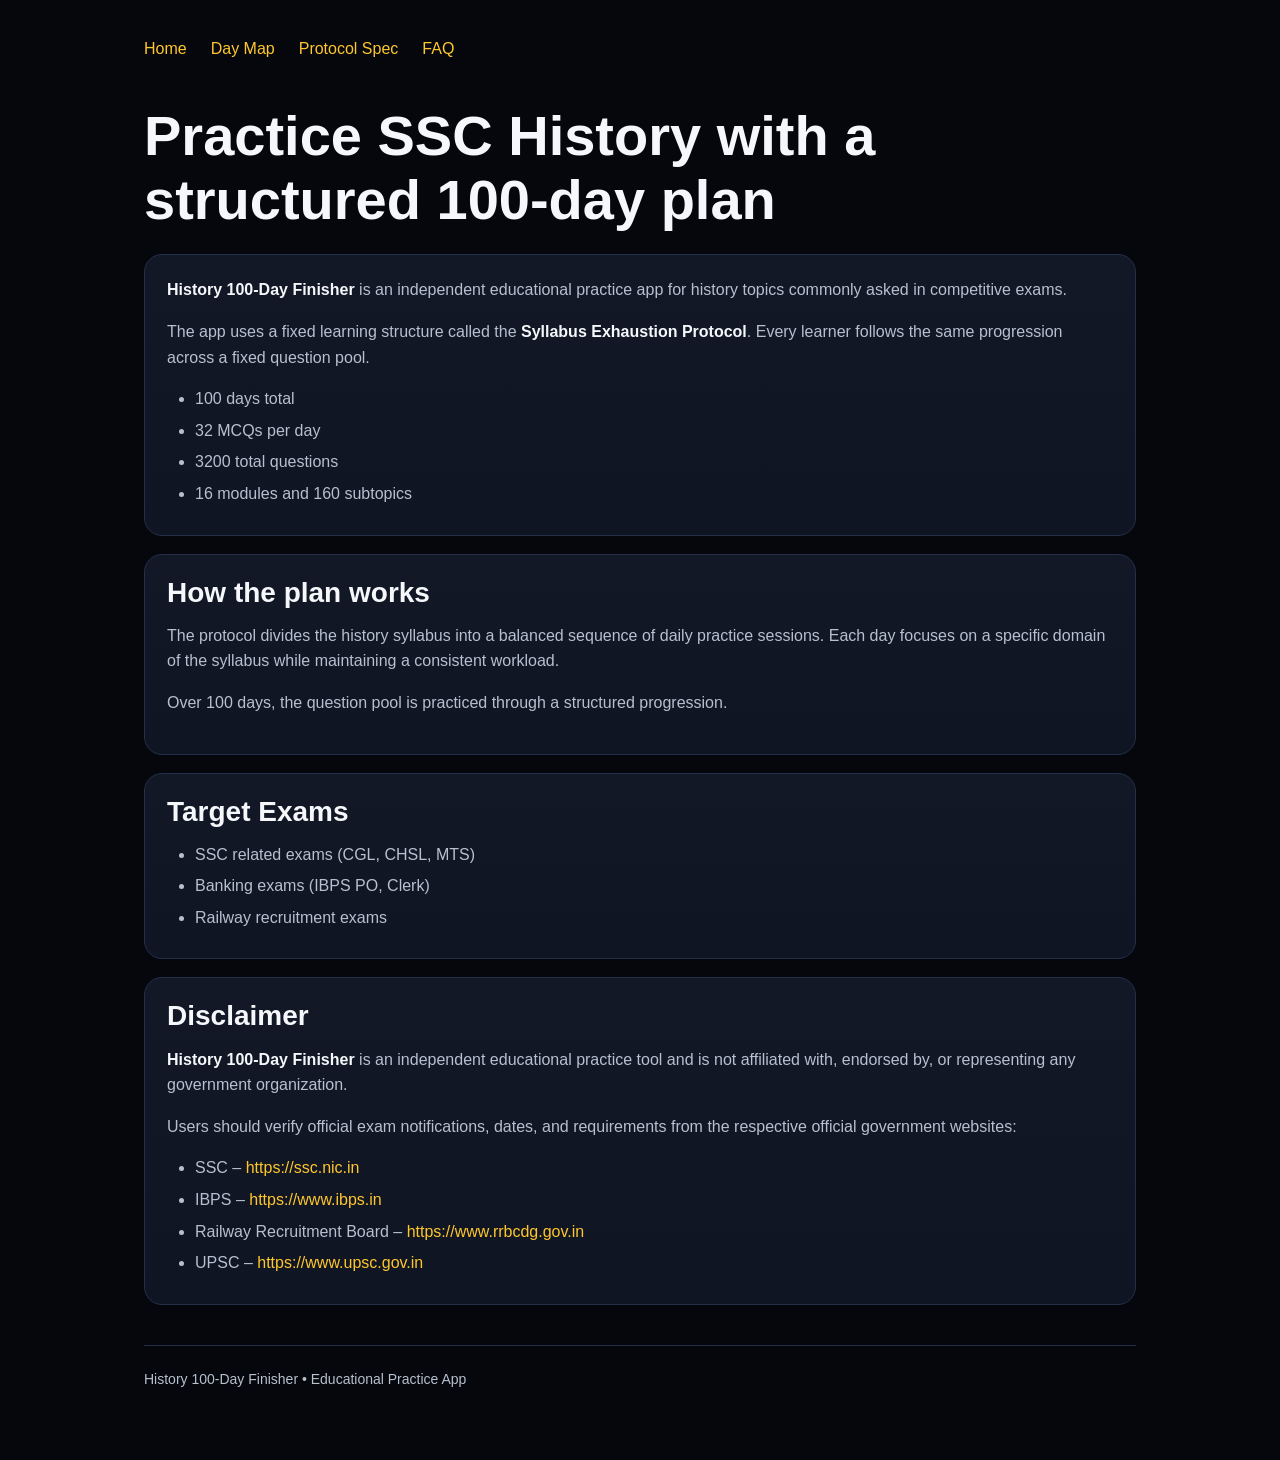
<file: index.html>
<!DOCTYPE html>
<html lang="en">
<head>
<meta charset="UTF-8">
<meta name="viewport" content="width=device-width, initial-scale=1.0">

<title>History 100-Day Finisher</title>

<meta name="description" content="Practice SSC History with a structured 100-day plan using the Standard 3200 Core question pool.">

<link rel="stylesheet" href="styles.css">
</head>

<body>

<div class="container"> 

<nav>
<a href="index.html">Home</a>
<a href="day-map.html">Day Map</a>
<a href="protocol-spec.html">Protocol Spec</a>
<a href="faq.html">FAQ</a>
</nav>


<h1>Practice SSC History with a structured 100-day plan</h1>

<div class="card">

<p>
<strong>History 100-Day Finisher</strong> is an independent educational practice app for history topics commonly asked in competitive exams.
</p>

<p>
The app uses a fixed learning structure called the <strong>Syllabus Exhaustion Protocol</strong>. Every learner follows the same progression across a fixed question pool.
</p>

<ul>
<li>100 days total</li>
<li>32 MCQs per day</li>
<li>3200 total questions</li>
<li>16 modules and 160 subtopics</li>
</ul>

</div>


<div class="card">

<h2>How the plan works</h2>

<p>
The protocol divides the history syllabus into a balanced sequence of daily practice sessions.
Each day focuses on a specific domain of the syllabus while maintaining a consistent workload.
</p>

<p>
Over 100 days, the question pool is practiced through a structured progression.
</p>

</div>


<div class="card">

<h2>Target Exams</h2>

<ul>
<li>SSC related exams (CGL, CHSL, MTS)</li>
<li>Banking exams (IBPS PO, Clerk)</li>
<li>Railway recruitment exams</li>
</ul>

</div>



<div class="card">

<h2>Disclaimer</h2>

<p>
<strong>History 100-Day Finisher</strong> is an independent educational practice tool and is not affiliated with, endorsed by, or representing any government organization.
</p>

<p>
Users should verify official exam notifications, dates, and requirements from the respective official government websites:
</p>

<ul>
<li>SSC – <a href="https://ssc.nic.in" target="_blank" rel="noopener">https://ssc.nic.in</a></li>
<li>IBPS – <a href="https://www.ibps.in" target="_blank" rel="noopener">https://www.ibps.in</a></li>
<li>Railway Recruitment Board – <a href="https://www.rrbcdg.gov.in" target="_blank" rel="noopener">https://www.rrbcdg.gov.in</a></li>
<li>UPSC – <a href="https://www.upsc.gov.in" target="_blank" rel="noopener">https://www.upsc.gov.in</a></li>
</ul>

</div>


<div class="footer">
<p>History 100-Day Finisher • Educational Practice App</p>
</div>

</div>

</body>
</html>
</file>
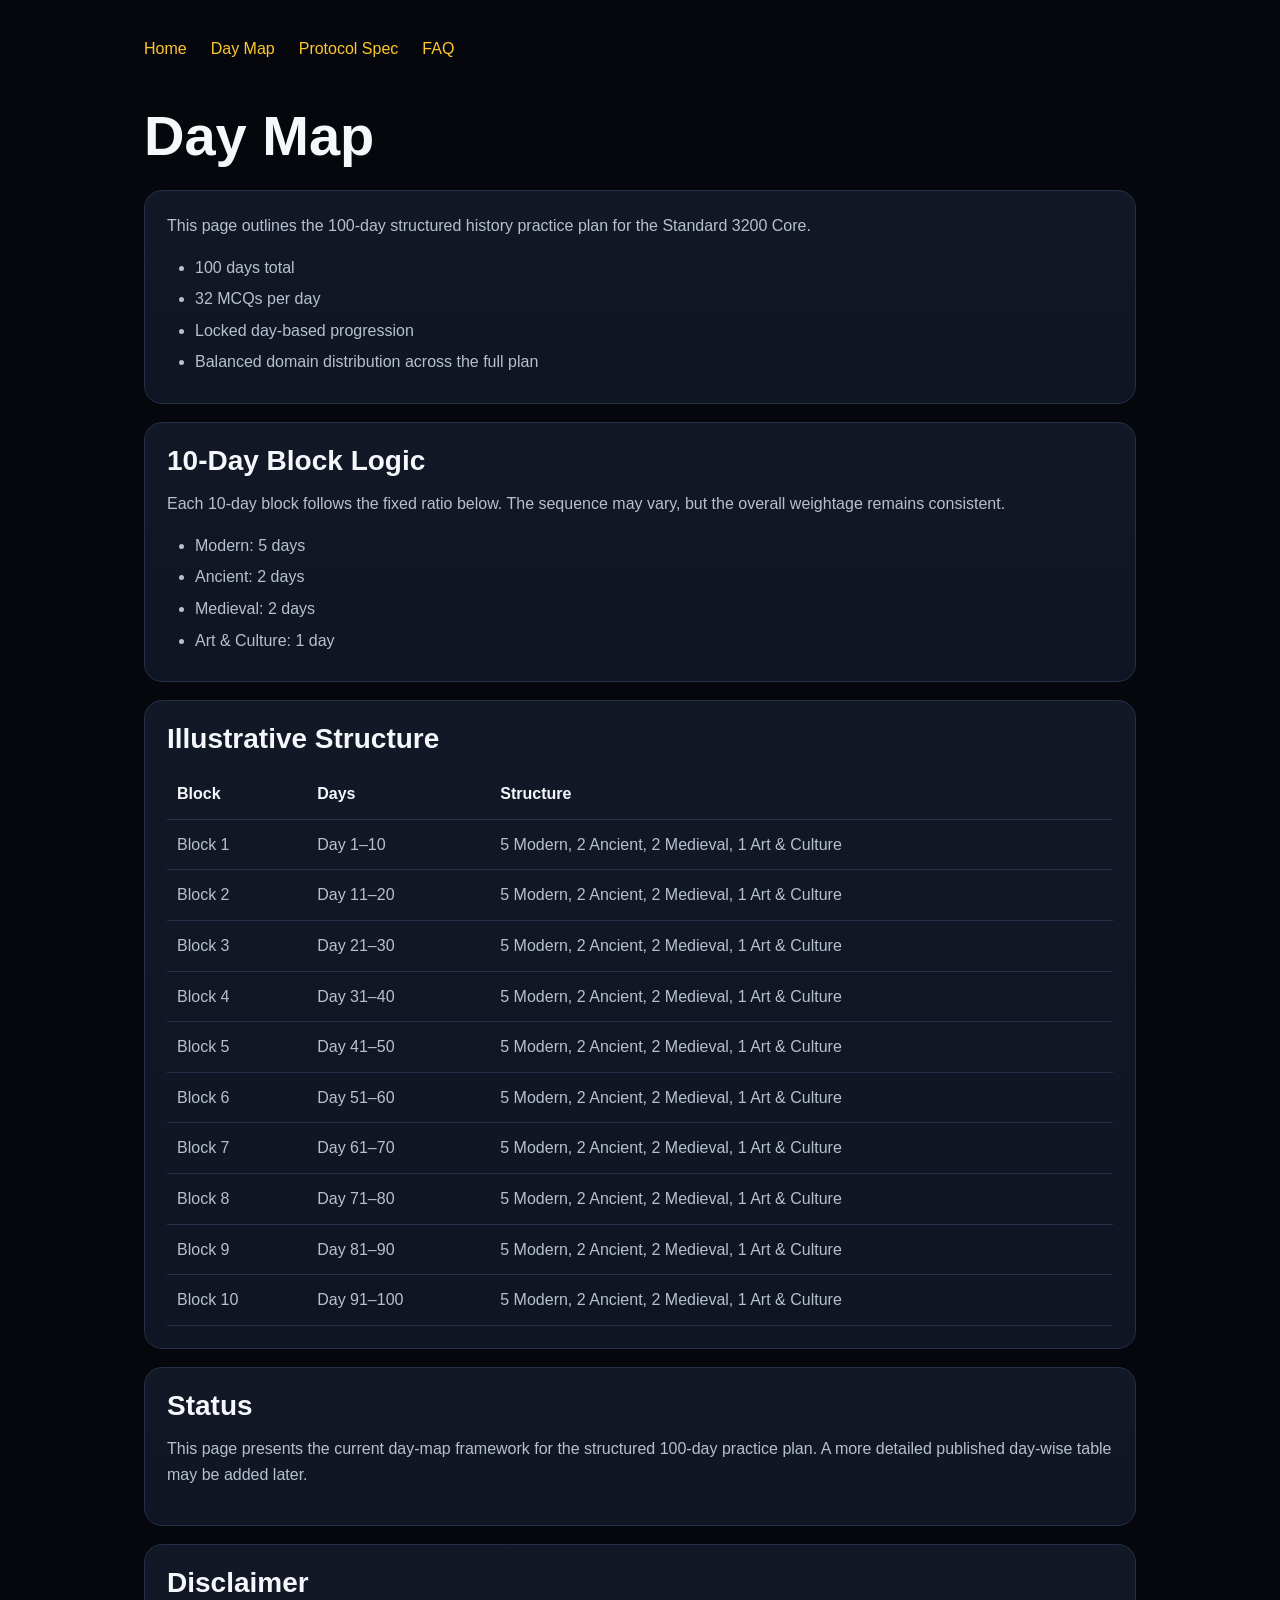
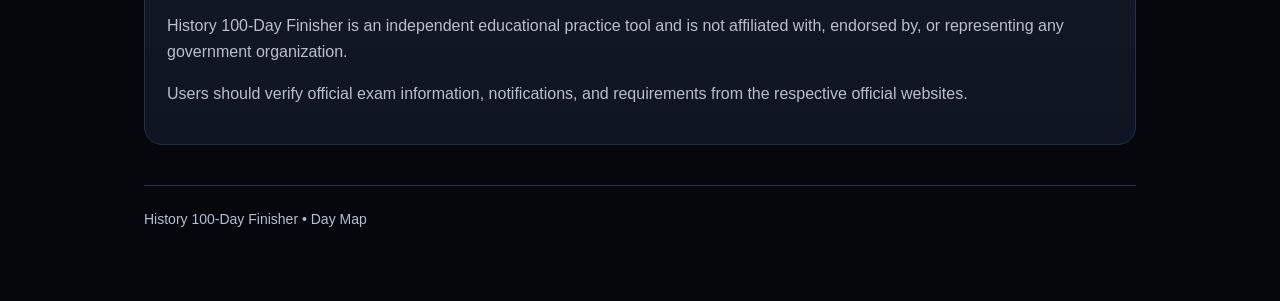
<file: day-map.html>
<!DOCTYPE html>
<html lang="en">
<head>
  <meta charset="UTF-8" />
  <meta name="viewport" content="width=device-width, initial-scale=1.0" />
  <title>Day Map | History 100-Day Finisher</title>
  <meta
    name="description"
    content="Day map for the 100-day structured history practice plan of History 100-Day Finisher."
  />
  <link rel="stylesheet" href="styles.css" />
</head>
<body>
  <div class="container">
    <nav>
      <a href="index.html">Home</a>
      <a href="day-map.html">Day Map</a>
      <a href="protocol-spec.html">Protocol Spec</a>
      <a href="faq.html">FAQ</a>
    </nav>

    <h1>Day Map</h1>

    <div class="card">
      <p>
        This page outlines the 100-day structured history practice plan for the Standard 3200 Core.
      </p>
      <ul>
        <li>100 days total</li>
        <li>32 MCQs per day</li>
        <li>Locked day-based progression</li>
        <li>Balanced domain distribution across the full plan</li>
      </ul>
    </div>

    <div class="card">
      <h2>10-Day Block Logic</h2>
      <p class="note">
        Each 10-day block follows the fixed ratio below. The sequence may vary,
        but the overall weightage remains consistent.
      </p>
      <ul>
        <li>Modern: 5 days</li>
        <li>Ancient: 2 days</li>
        <li>Medieval: 2 days</li>
        <li>Art &amp; Culture: 1 day</li>
      </ul>
    </div>

    <div class="card">
      <h2>Illustrative Structure</h2>
      <div class="table-wrap">
        <table>
          <thead>
            <tr>
              <th>Block</th>
              <th>Days</th>
              <th>Structure</th>
            </tr>
          </thead>
          <tbody>
            <tr>
              <td>Block 1</td>
              <td>Day 1–10</td>
              <td>5 Modern, 2 Ancient, 2 Medieval, 1 Art &amp; Culture</td>
            </tr>
            <tr>
              <td>Block 2</td>
              <td>Day 11–20</td>
              <td>5 Modern, 2 Ancient, 2 Medieval, 1 Art &amp; Culture</td>
            </tr>
            <tr>
              <td>Block 3</td>
              <td>Day 21–30</td>
              <td>5 Modern, 2 Ancient, 2 Medieval, 1 Art &amp; Culture</td>
            </tr>
            <tr>
              <td>Block 4</td>
              <td>Day 31–40</td>
              <td>5 Modern, 2 Ancient, 2 Medieval, 1 Art &amp; Culture</td>
            </tr>
            <tr>
              <td>Block 5</td>
              <td>Day 41–50</td>
              <td>5 Modern, 2 Ancient, 2 Medieval, 1 Art &amp; Culture</td>
            </tr>
            <tr>
              <td>Block 6</td>
              <td>Day 51–60</td>
              <td>5 Modern, 2 Ancient, 2 Medieval, 1 Art &amp; Culture</td>
            </tr>
            <tr>
              <td>Block 7</td>
              <td>Day 61–70</td>
              <td>5 Modern, 2 Ancient, 2 Medieval, 1 Art &amp; Culture</td>
            </tr>
            <tr>
              <td>Block 8</td>
              <td>Day 71–80</td>
              <td>5 Modern, 2 Ancient, 2 Medieval, 1 Art &amp; Culture</td>
            </tr>
            <tr>
              <td>Block 9</td>
              <td>Day 81–90</td>
              <td>5 Modern, 2 Ancient, 2 Medieval, 1 Art &amp; Culture</td>
            </tr>
            <tr>
              <td>Block 10</td>
              <td>Day 91–100</td>
              <td>5 Modern, 2 Ancient, 2 Medieval, 1 Art &amp; Culture</td>
            </tr>
          </tbody>
        </table>
      </div>
    </div>

    <div class="card">
      <h2>Status</h2>
      <p>
        This page presents the current day-map framework for the structured 100-day practice plan.
        A more detailed published day-wise table may be added later.
      </p>
    </div>

    <div class="card">
      <h2>Disclaimer</h2>
      <p>
        History 100-Day Finisher is an independent educational practice tool and is not affiliated with, endorsed by, or representing any government organization.
      </p>
      <p>
        Users should verify official exam information, notifications, and requirements from the respective official websites.
      </p>
    </div>

    <div class="footer">
      <p>History 100-Day Finisher • Day Map</p>
    </div>
  </div>
</body>
</html>
</file>
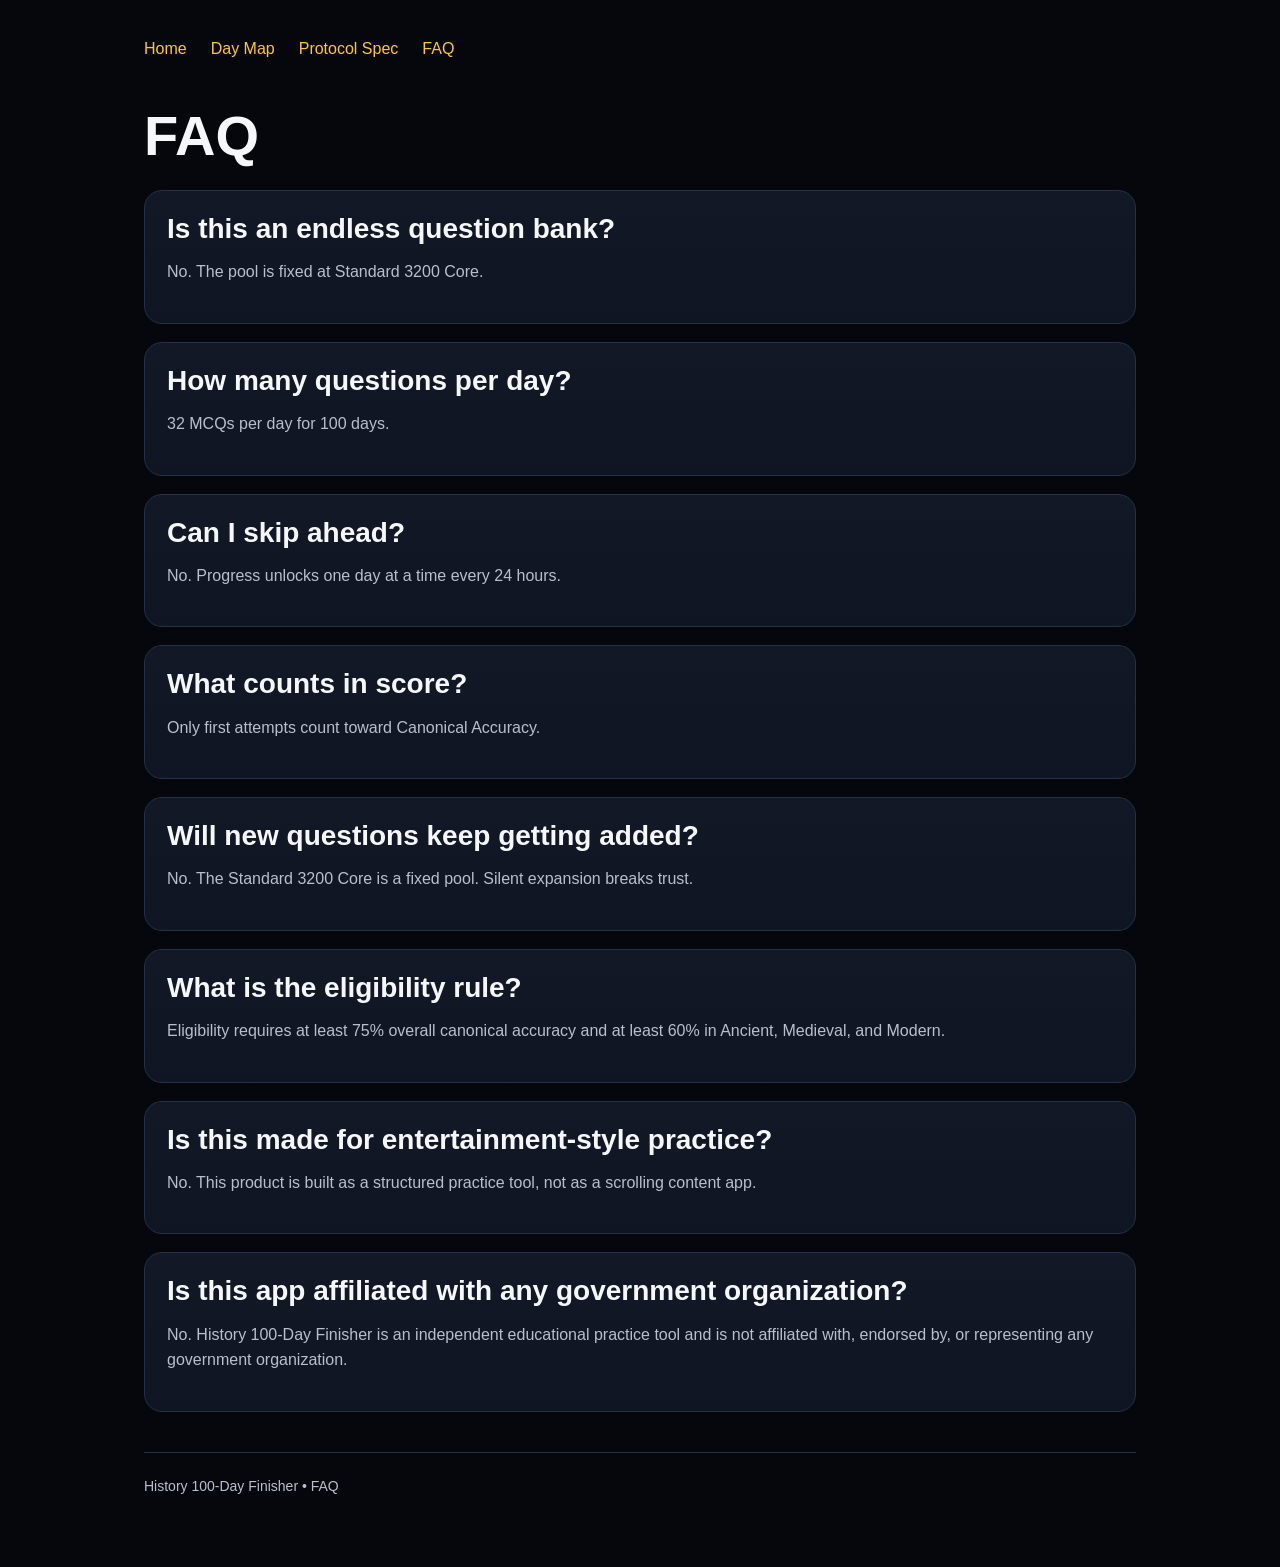
<file: faq.html>
<!DOCTYPE html>
<html lang="en">
<head>
  <meta charset="UTF-8" />
  <meta name="viewport" content="width=device-width, initial-scale=1.0" />
  <title>FAQ | History 100-Day Finisher</title>
  <meta
    name="description"
    content="Frequently asked questions about History 100-Day Finisher and its structured 100-day history practice protocol."
  />
  <link rel="stylesheet" href="styles.css" />

  <script type="application/ld+json">
  {
    "@context":"https://schema.org",
    "@type":"FAQPage",
    "mainEntity":[
      {
        "@type":"Question",
        "name":"Is this an endless question bank?",
        "acceptedAnswer":{"@type":"Answer","text":"No. The pool is fixed at Standard 3200 Core."}
      },
      {
        "@type":"Question",
        "name":"How many questions per day?",
        "acceptedAnswer":{"@type":"Answer","text":"32 MCQs per day for 100 days."}
      },
      {
        "@type":"Question",
        "name":"Can I skip ahead?",
        "acceptedAnswer":{"@type":"Answer","text":"No. Progress unlocks one day at a time every 24 hours."}
      },
      {
        "@type":"Question",
        "name":"What counts in score?",
        "acceptedAnswer":{"@type":"Answer","text":"Only first attempts count toward Canonical Accuracy."}
      }
    ]
  }
  </script>
</head>
<body>
  <div class="container">
    <nav>
      <a href="index.html">Home</a>
      <a href="day-map.html">Day Map</a>
      <a href="protocol-spec.html">Protocol Spec</a>
      <a href="faq.html">FAQ</a>
    </nav>

    <h1>FAQ</h1>

    <div class="card">
      <h2>Is this an endless question bank?</h2>
      <p>No. The pool is fixed at Standard 3200 Core.</p>
    </div>

    <div class="card">
      <h2>How many questions per day?</h2>
      <p>32 MCQs per day for 100 days.</p>
    </div>

    <div class="card">
      <h2>Can I skip ahead?</h2>
      <p>No. Progress unlocks one day at a time every 24 hours.</p>
    </div>

    <div class="card">
      <h2>What counts in score?</h2>
      <p>Only first attempts count toward Canonical Accuracy.</p>
    </div>

    <div class="card">
      <h2>Will new questions keep getting added?</h2>
      <p>No. The Standard 3200 Core is a fixed pool. Silent expansion breaks trust.</p>
    </div>

    <div class="card">
      <h2>What is the eligibility rule?</h2>
      <p>
        Eligibility requires at least 75% overall canonical accuracy and at least 60% in
        Ancient, Medieval, and Modern.
      </p>
    </div>

    <div class="card">
      <h2>Is this made for entertainment-style practice?</h2>
      <p>No. This product is built as a structured practice tool, not as a scrolling content app.</p>
    </div>

    <div class="card">
      <h2>Is this app affiliated with any government organization?</h2>
      <p>
        No. History 100-Day Finisher is an independent educational practice tool and is not affiliated with, endorsed by, or representing any government organization.
      </p>
    </div>

    <div class="footer">
      <p>History 100-Day Finisher • FAQ</p>
    </div>
  </div>
</body>
</html>
</file>
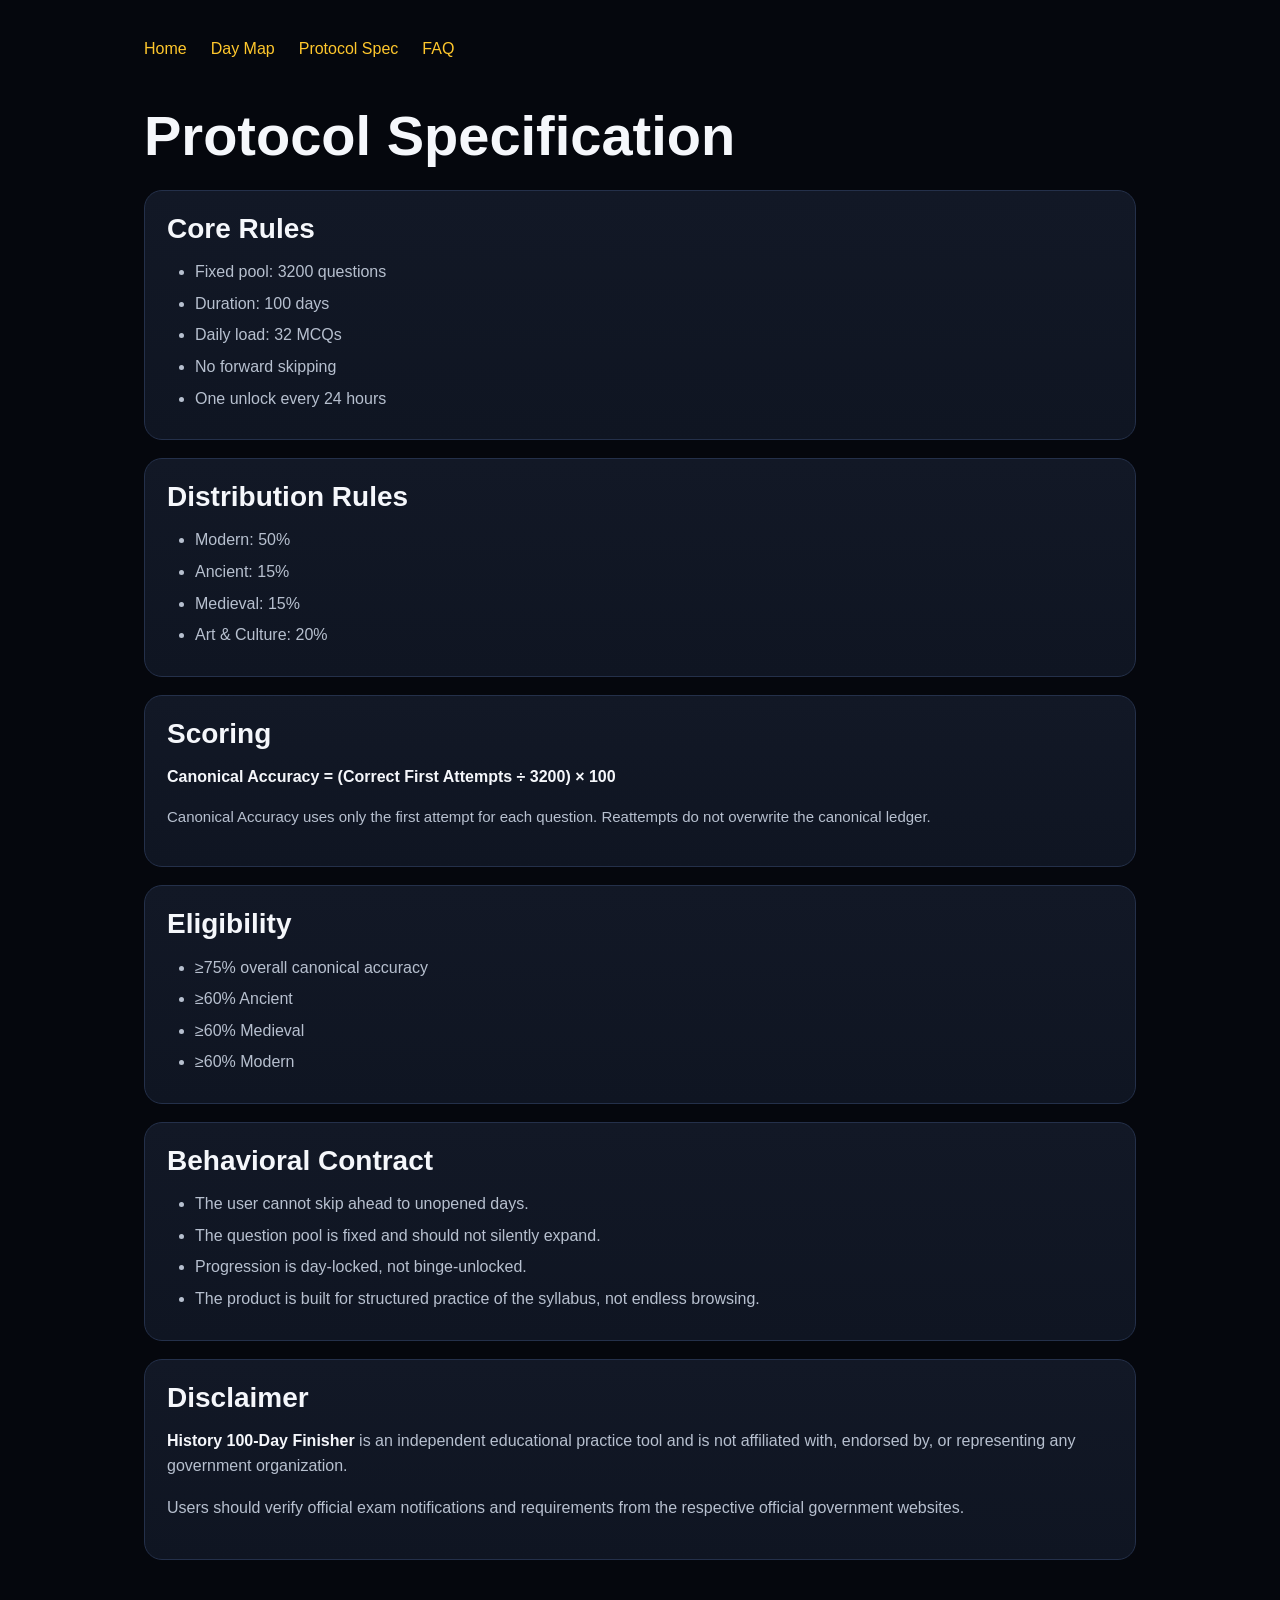
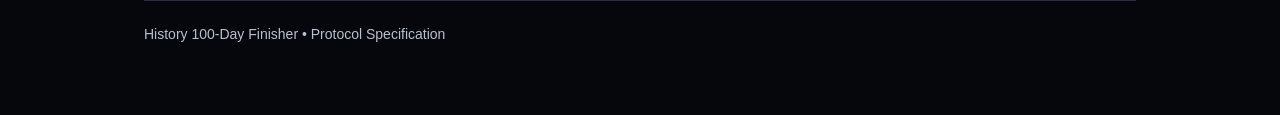
<file: protocol-spec.html>
<!DOCTYPE html>
<html lang="en">
<head>
  <meta charset="UTF-8" />
  <meta name="viewport" content="width=device-width, initial-scale=1.0" />
  <title>Protocol Spec | History 100-Day Finisher</title>
  <meta
    name="description"
    content="Protocol specification for the structured 100-day history practice plan used in History 100-Day Finisher."
  />
  <link rel="stylesheet" href="styles.css" />
</head>
<body>
  <div class="container">
    <nav>
      <a href="index.html">Home</a>
      <a href="day-map.html">Day Map</a>
      <a href="protocol-spec.html">Protocol Spec</a>
      <a href="faq.html">FAQ</a>
    </nav>

    <h1>Protocol Specification</h1>

    <div class="card">
      <h2>Core Rules</h2>
      <ul>
        <li>Fixed pool: 3200 questions</li>
        <li>Duration: 100 days</li>
        <li>Daily load: 32 MCQs</li>
        <li>No forward skipping</li>
        <li>One unlock every 24 hours</li>
      </ul>
    </div>

    <div class="card">
      <h2>Distribution Rules</h2>
      <ul>
        <li>Modern: 50%</li>
        <li>Ancient: 15%</li>
        <li>Medieval: 15%</li>
        <li>Art &amp; Culture: 20%</li>
      </ul>
    </div>

    <div class="card">
      <h2>Scoring</h2>
      <p><strong>Canonical Accuracy = (Correct First Attempts ÷ 3200) × 100</strong></p>
      <p class="small">
        Canonical Accuracy uses only the first attempt for each question. Reattempts do not overwrite
        the canonical ledger.
      </p>
    </div>

    <div class="card">
      <h2>Eligibility</h2>
      <ul>
        <li>≥75% overall canonical accuracy</li>
        <li>≥60% Ancient</li>
        <li>≥60% Medieval</li>
        <li>≥60% Modern</li>
      </ul>
    </div>

    <div class="card">
      <h2>Behavioral Contract</h2>
      <ul>
        <li>The user cannot skip ahead to unopened days.</li>
        <li>The question pool is fixed and should not silently expand.</li>
        <li>Progression is day-locked, not binge-unlocked.</li>
        <li>The product is built for structured practice of the syllabus, not endless browsing.</li>
      </ul>
    </div>

    <div class="card">
      <h2>Disclaimer</h2>
      <p>
        <strong>History 100-Day Finisher</strong> is an independent educational practice tool and is not affiliated with,
        endorsed by, or representing any government organization.
      </p>
      <p>
        Users should verify official exam notifications and requirements from the respective official government websites.
      </p>
    </div>

    <div class="footer">
      <p>History 100-Day Finisher • Protocol Specification</p>
    </div>
  </div>
</body>
</html>
</file>
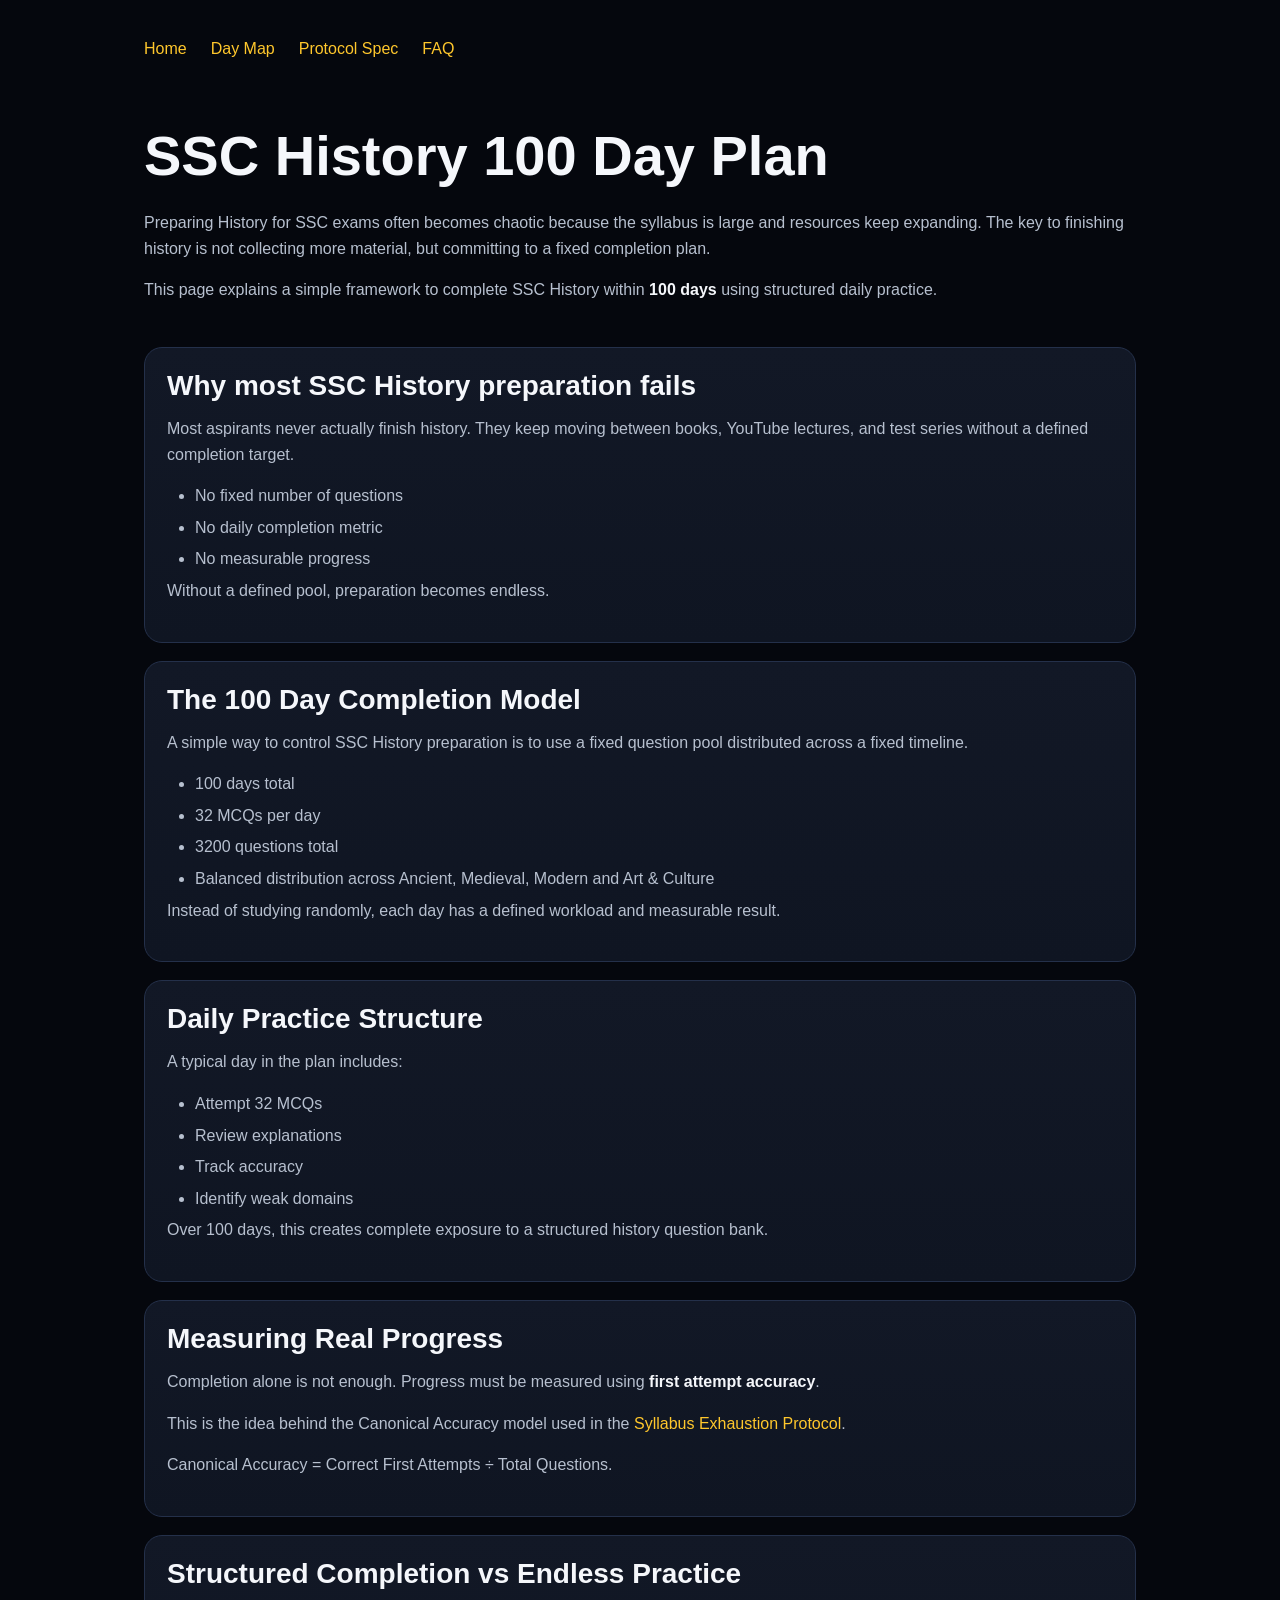
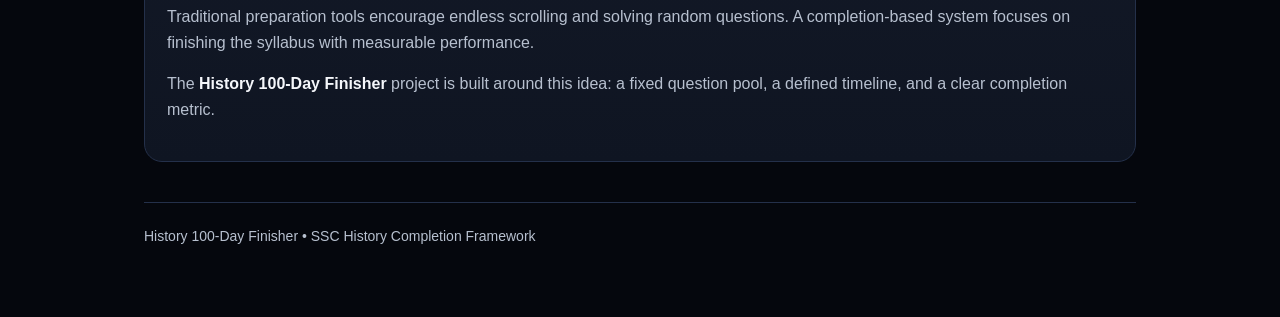
<file: ssc-history-100-day-plan.html>
<!DOCTYPE html>
<html lang="en">
<head>
<meta charset="UTF-8">
<meta name="viewport" content="width=device-width, initial-scale=1.0">

<title>SSC History 100 Day Plan – How to Complete History for SSC Exams</title>

<meta name="description" content="A realistic 100 day plan to complete SSC History using a fixed question pool approach. Learn how to structure daily practice and measure real progress for SSC exams." />

<link rel="stylesheet" href="styles.css">

<script type="application/ld+json">
{
  "@context": "https://schema.org",
  "@type": "Article",
  "headline": "SSC History 100 Day Plan – How to Complete History for SSC Exams",
  "author": {
    "@type": "Person",
    "name": "Anil Sadhoo"
  },
  "publisher": {
    "@type": "Organization",
    "name": "History 100-Day Finisher"
  },
  "mainEntityOfPage": "https://anilkrkalsi.github.io/history-100-day-finisher/ssc-history-100-day-plan.html"
}
</script>
</head>

<body>
<div class="container">

<nav>
<a href="index.html">Home</a>
<a href="day-map.html">Day Map</a>
<a href="protocol-spec.html">Protocol Spec</a>
<a href="faq.html">FAQ</a>
</nav>

<section class="hero">
<h1>SSC History 100 Day Plan</h1>

<p>
Preparing History for SSC exams often becomes chaotic because the syllabus is large
and resources keep expanding. The key to finishing history is not collecting more
material, but committing to a fixed completion plan.
</p>

<p>
This page explains a simple framework to complete SSC History within
<strong>100 days</strong> using structured daily practice.
</p>
</section>

<section class="card">
<h2>Why most SSC History preparation fails</h2>

<p>
Most aspirants never actually finish history. They keep moving between
books, YouTube lectures, and test series without a defined completion target.
</p>

<ul>
<li>No fixed number of questions</li>
<li>No daily completion metric</li>
<li>No measurable progress</li>
</ul>

<p>
Without a defined pool, preparation becomes endless.
</p>
</section>

<section class="card">
<h2>The 100 Day Completion Model</h2>

<p>
A simple way to control SSC History preparation is to use a fixed question pool
distributed across a fixed timeline.
</p>

<ul>
<li>100 days total</li>
<li>32 MCQs per day</li>
<li>3200 questions total</li>
<li>Balanced distribution across Ancient, Medieval, Modern and Art &amp; Culture</li>
</ul>

<p>
Instead of studying randomly, each day has a defined workload and measurable result.
</p>
</section>

<section class="card">
<h2>Daily Practice Structure</h2>

<p>
A typical day in the plan includes:
</p>

<ul>
<li>Attempt 32 MCQs</li>
<li>Review explanations</li>
<li>Track accuracy</li>
<li>Identify weak domains</li>
</ul>

<p>
Over 100 days, this creates complete exposure to a structured history question bank.
</p>
</section>

<section class="card">
<h2>Measuring Real Progress</h2>

<p>
Completion alone is not enough. Progress must be measured using
<strong>first attempt accuracy</strong>.
</p>

<p>
This is the idea behind the Canonical Accuracy model used in the
<a href="protocol-spec.html">Syllabus Exhaustion Protocol</a>.
</p>

<p>
Canonical Accuracy = Correct First Attempts ÷ Total Questions.
</p>
</section>

<section class="card">
<h2>Structured Completion vs Endless Practice</h2>

<p>
Traditional preparation tools encourage endless scrolling and solving random
questions. A completion-based system focuses on finishing the syllabus
with measurable performance.
</p>

<p>
The <strong>History 100-Day Finisher</strong> project is built around this idea:
a fixed question pool, a defined timeline, and a clear completion metric.
</p>
</section>

<div class="footer">
<p>History 100-Day Finisher • SSC History Completion Framework</p>
</div>

</div>
</body>
</html>
</file>
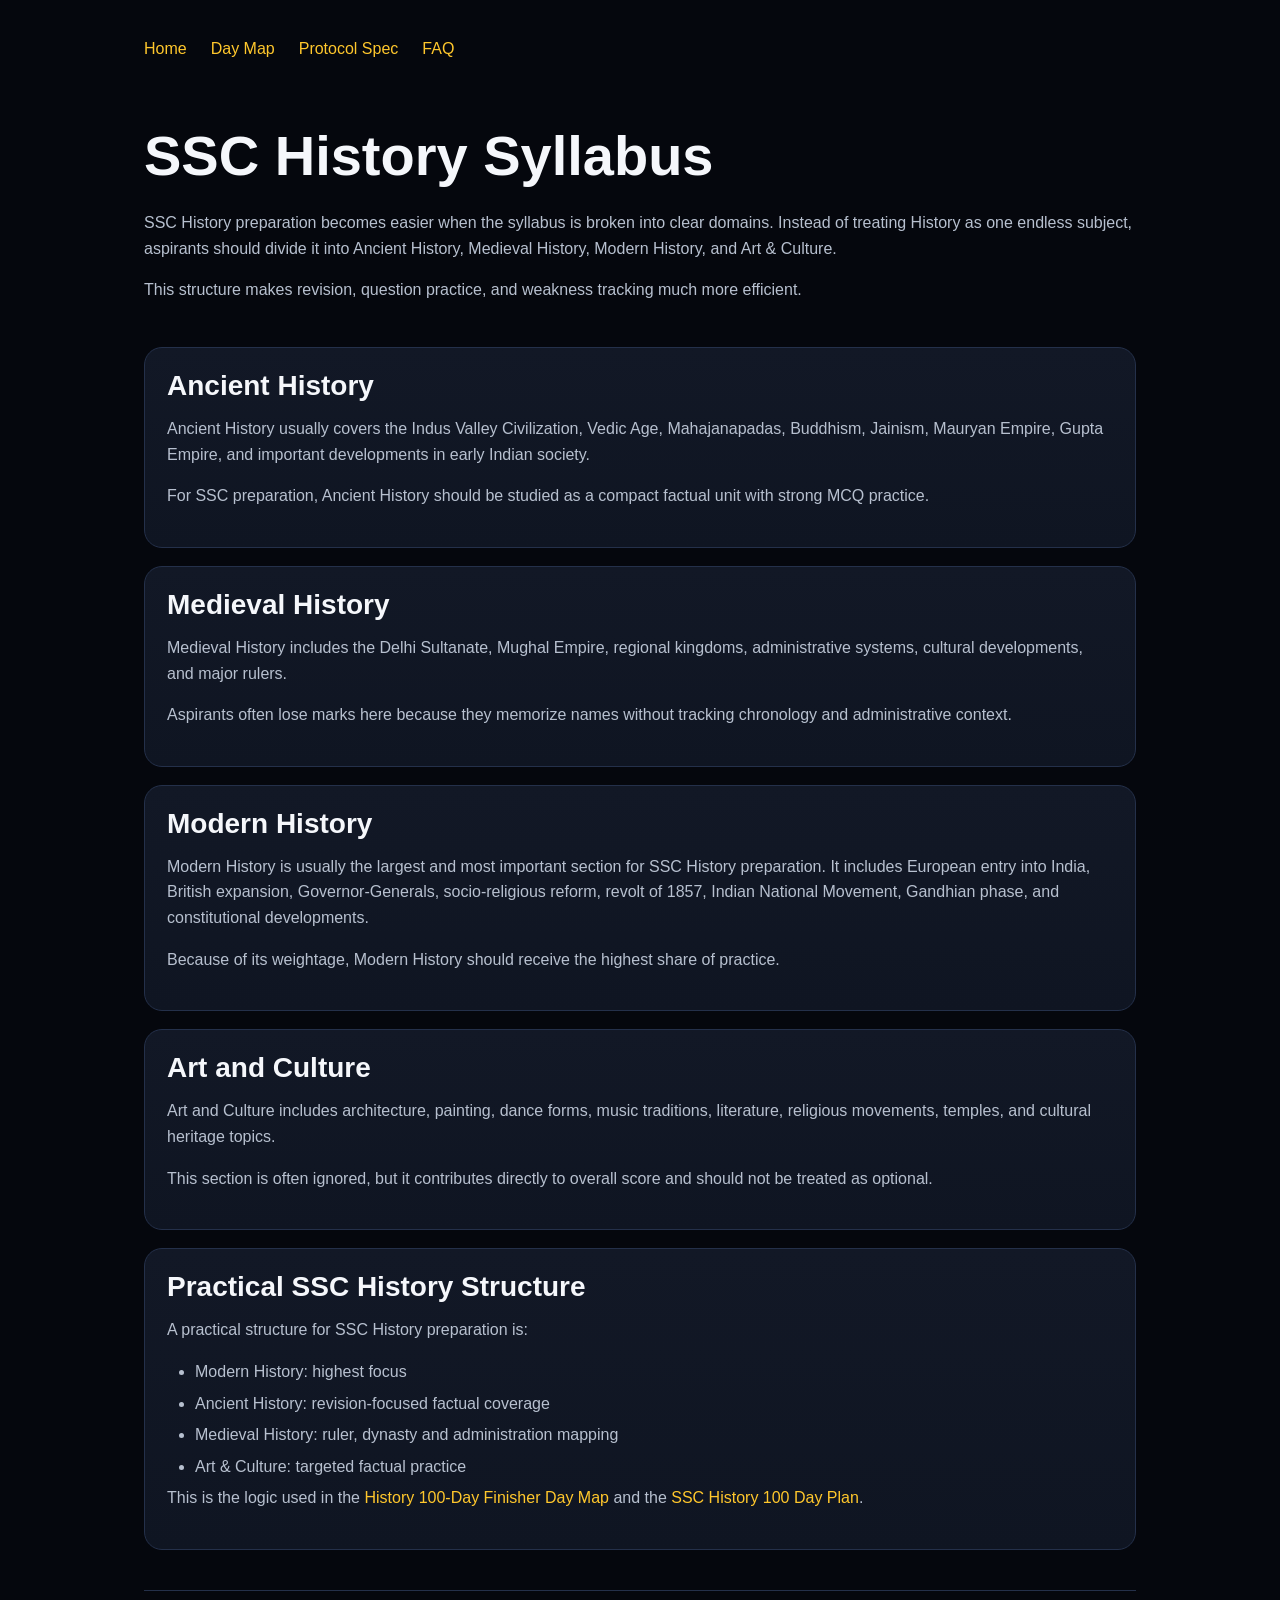
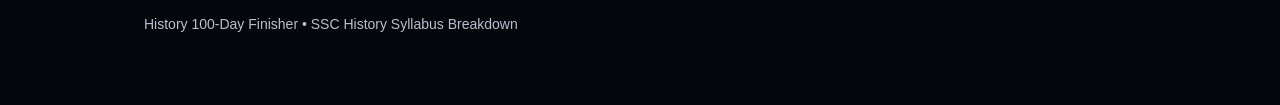
<file: ssc-history-syllabus.html>
<!DOCTYPE html>
<html lang="en">
<head>
<meta charset="UTF-8">
<meta name="viewport" content="width=device-width, initial-scale=1.0">

<title>SSC History Syllabus – Ancient, Medieval, Modern and Art & Culture</title>

<meta name="description" content="Understand the SSC History syllabus with a practical breakdown of Ancient, Medieval, Modern and Art & Culture topics for structured exam preparation." />

<link rel="stylesheet" href="styles.css">

<script type="application/ld+json">
{
  "@context": "https://schema.org",
  "@type": "Article",
  "headline": "SSC History Syllabus – Ancient, Medieval, Modern and Art & Culture",
  "author": {
    "@type": "Person",
    "name": "Anil Sadhoo"
  },
  "publisher": {
    "@type": "Organization",
    "name": "History 100-Day Finisher"
  },
  "mainEntityOfPage": "https://anilkrkalsi.github.io/history-100-day-finisher/ssc-history-syllabus.html"
}
</script>
</head>

<body>
<div class="container">

<nav>
<a href="index.html">Home</a>
<a href="day-map.html">Day Map</a>
<a href="protocol-spec.html">Protocol Spec</a>
<a href="faq.html">FAQ</a>
</nav>

<section class="hero">
<h1>SSC History Syllabus</h1>

<p>
SSC History preparation becomes easier when the syllabus is broken into clear domains.
Instead of treating History as one endless subject, aspirants should divide it into
Ancient History, Medieval History, Modern History, and Art &amp; Culture.
</p>

<p>
This structure makes revision, question practice, and weakness tracking much more efficient.
</p>
</section>

<section class="card">
<h2>Ancient History</h2>
<p>
Ancient History usually covers the Indus Valley Civilization, Vedic Age, Mahajanapadas,
Buddhism, Jainism, Mauryan Empire, Gupta Empire, and important developments in early Indian society.
</p>
<p>
For SSC preparation, Ancient History should be studied as a compact factual unit with strong MCQ practice.
</p>
</section>

<section class="card">
<h2>Medieval History</h2>
<p>
Medieval History includes the Delhi Sultanate, Mughal Empire, regional kingdoms,
administrative systems, cultural developments, and major rulers.
</p>
<p>
Aspirants often lose marks here because they memorize names without tracking chronology and administrative context.
</p>
</section>

<section class="card">
<h2>Modern History</h2>
<p>
Modern History is usually the largest and most important section for SSC History preparation.
It includes European entry into India, British expansion, Governor-Generals, socio-religious reform,
revolt of 1857, Indian National Movement, Gandhian phase, and constitutional developments.
</p>
<p>
Because of its weightage, Modern History should receive the highest share of practice.
</p>
</section>

<section class="card">
<h2>Art and Culture</h2>
<p>
Art and Culture includes architecture, painting, dance forms, music traditions, literature,
religious movements, temples, and cultural heritage topics.
</p>
<p>
This section is often ignored, but it contributes directly to overall score and should not be treated as optional.
</p>
</section>

<section class="card">
<h2>Practical SSC History Structure</h2>
<p>
A practical structure for SSC History preparation is:
</p>
<ul>
<li>Modern History: highest focus</li>
<li>Ancient History: revision-focused factual coverage</li>
<li>Medieval History: ruler, dynasty and administration mapping</li>
<li>Art &amp; Culture: targeted factual practice</li>
</ul>

<p>
This is the logic used in the <a href="day-map.html">History 100-Day Finisher Day Map</a> and the
<a href="ssc-history-100-day-plan.html">SSC History 100 Day Plan</a>.
</p>
</section>

<div class="footer">
<p>History 100-Day Finisher • SSC History Syllabus Breakdown</p>
</div>

</div>
</body>
</html>
</file>
<file: styles.css>
:root {
  --bg: #05070d;
  --card: #121826;
  --card-2: #0f1522;
  --text: #f5f7fb;
  --muted: #b7c0cf;
  --line: #24304a;
  --accent: #ffc72c;
}

* {
  box-sizing: border-box;
}

html,
body {
  margin: 0;
  padding: 0;
  background: var(--bg);
  color: var(--text);
  font-family: Arial, Helvetica, sans-serif;
  line-height: 1.6;
}

body {
  min-height: 100vh;
}

a {
  color: var(--accent);
  text-decoration: none;
}

a:hover {
  text-decoration: underline;
}

.container {
  width: 100%;
  max-width: 1040px;
  margin: 0 auto;
  padding: 28px 24px 56px;
}

nav {
  display: flex;
  gap: 24px;
  flex-wrap: wrap;
  margin-bottom: 42px;
  padding-top: 8px;
}

.hero {
  padding: 20px 0 10px;
  margin-bottom: 12px;
}

h1,
h2,
h3 {
  margin-top: 0;
  line-height: 1.15;
}

h1 {
  font-size: 56px;
  margin-bottom: 22px;
}

h2 {
  font-size: 28px;
  margin-bottom: 14px;
}

p {
  color: var(--muted);
  margin-top: 0;
}

ul {
  margin: 0;
  padding-left: 28px;
  color: var(--muted);
}

li {
  margin-bottom: 6px;
}

.card {
  background: linear-gradient(180deg, var(--card), var(--card-2));
  border: 1px solid var(--line);
  border-radius: 18px;
  padding: 22px;
  margin: 18px 0;
}

.grid {
  display: grid;
  gap: 18px;
}

@media (min-width: 860px) {
  .grid-2 {
    grid-template-columns: 1fr 1fr;
  }
}

.badge {
  display: inline-block;
  border: 1px solid var(--accent);
  color: var(--accent);
  border-radius: 999px;
  padding: 7px 14px;
  font-size: 14px;
  font-weight: 700;
  margin-bottom: 18px;
}

.small {
  font-size: 15px;
  color: var(--muted);
}

.footer {
  margin-top: 40px;
  padding-top: 22px;
  border-top: 1px solid var(--line);
  color: var(--muted);
  font-size: 14px;
}

.note {
  color: var(--muted);
}

.table-wrap {
  overflow-x: auto;
}

table {
  width: 100%;
  border-collapse: collapse;
  color: var(--muted);
}

th,
td {
  text-align: left;
  padding: 12px 10px;
  border-bottom: 1px solid var(--line);
}

th {
  color: var(--text);
  font-weight: 700;
}

strong {
  color: var(--text);
}

@media (max-width: 859px) {
  h1 {
    font-size: 40px;
  }

  h2 {
    font-size: 24px;
  }

  .container {
    padding: 22px 18px 40px;
  }

  nav {
    gap: 18px;
    margin-bottom: 30px;
  }
}
</file>
